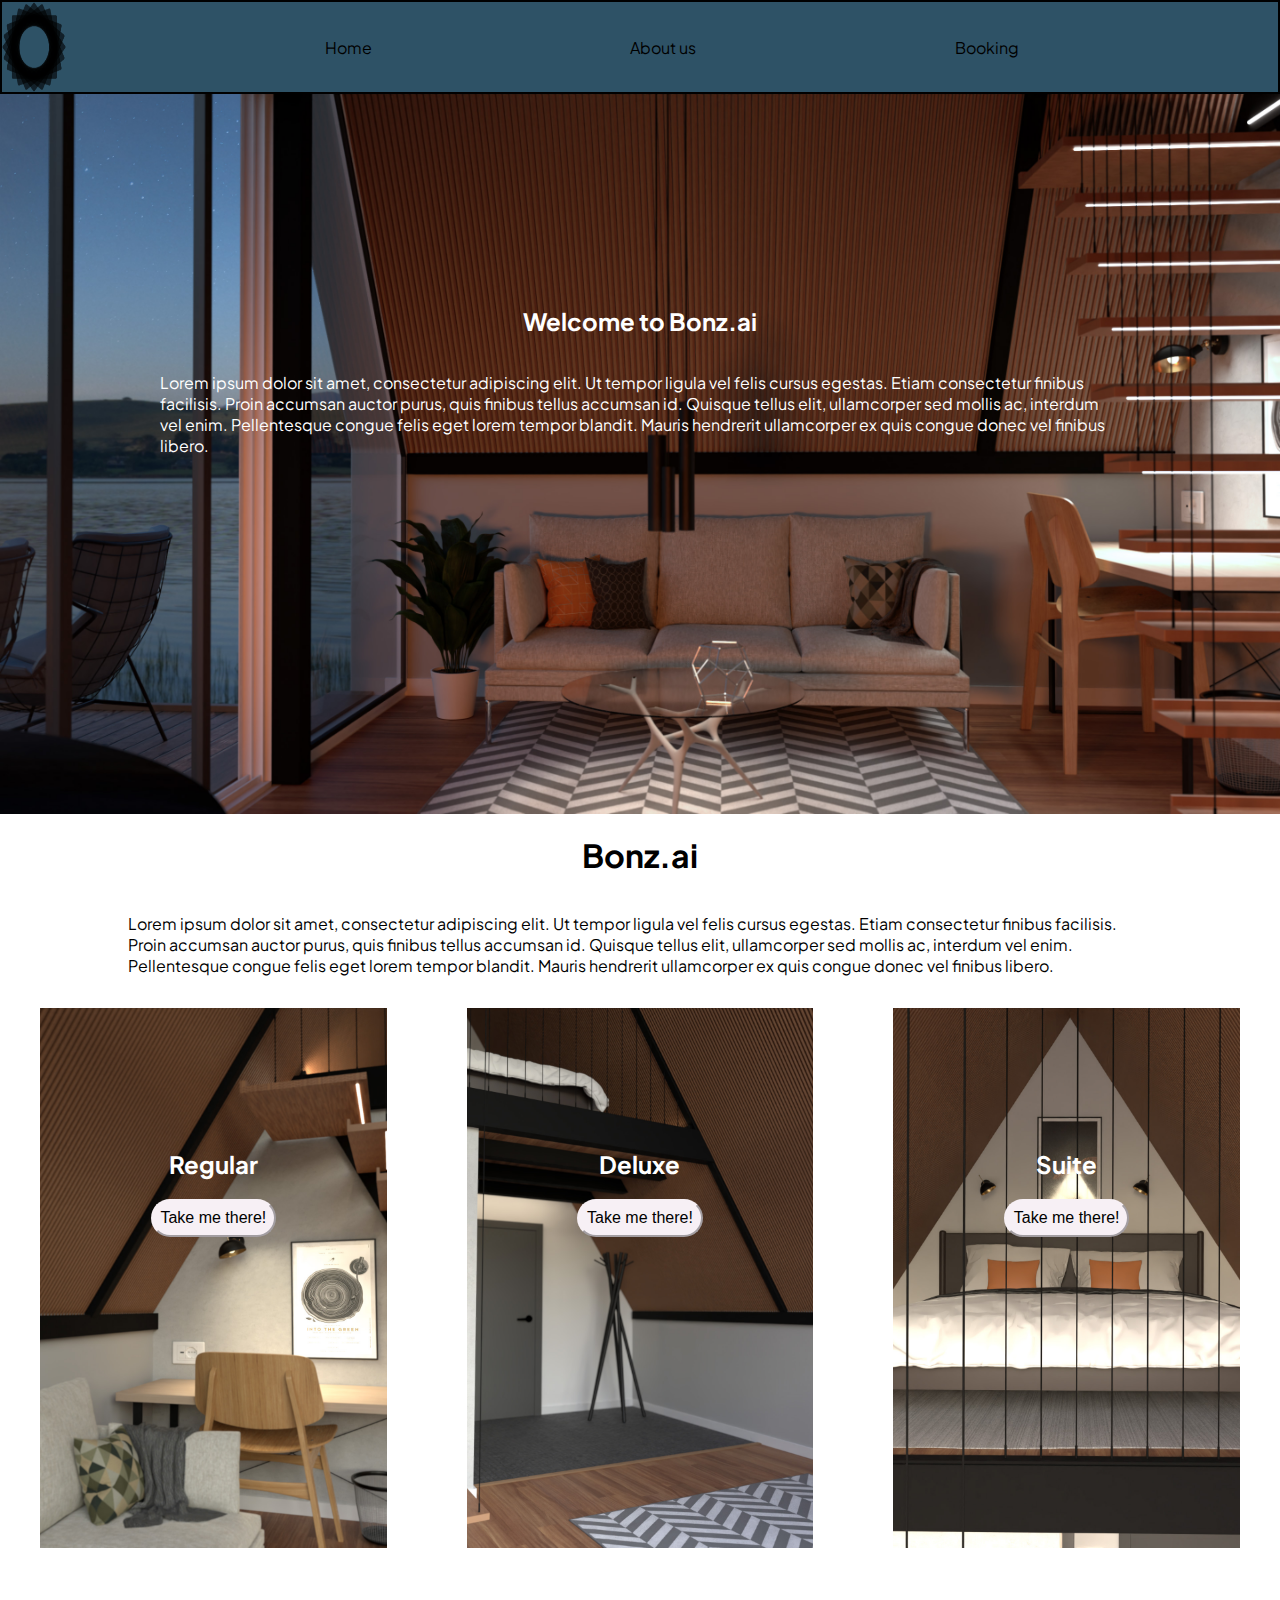
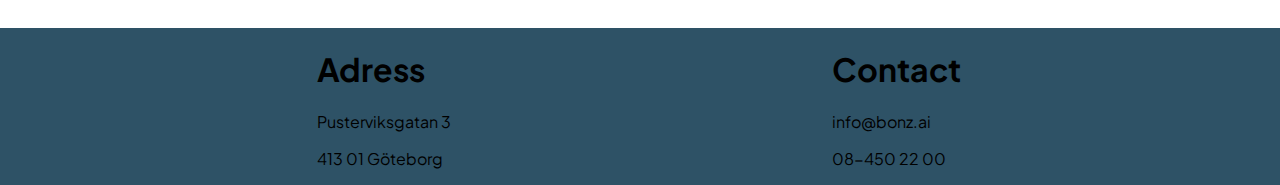
<file: index.html>
<!DOCTYPE html>
<html lang="en">
  <head>
    <meta charset="UTF-8" />
    <meta name="viewport" content="width=device-width, initial-scale=1.0" />
    <title>Document</title>
    <link rel="stylesheet" href="css/style.css" />
    <link rel="preconnect" href="https://fonts.googleapis.com" />
    <link rel="preconnect" href="https://fonts.gstatic.com" crossorigin />
    <link
      href="https://fonts.googleapis.com/css2?family=Plus+Jakarta+Sans:wght@300&display=swap"
      rel="stylesheet"
    />
  </head>
  <body>
    <div class="wrapper">
      <header>
        <section class="navigation">
          <img src="logo/bonz.ai-logo-black-symbol.png" alt="" />
          <a href="index.html">Home</a>
          <a href="about.html">About us</a>
          <a href="booking.html">Booking</a>
        </section>
      </header>
      <main>
        <section class="welcome">
          <figure>
            <article class="welcome__content">
              <h2>Welcome to Bonz.ai</h2>
              <p>
                Lorem ipsum dolor sit amet, consectetur adipiscing elit. Ut
                tempor ligula vel felis cursus egestas. Etiam consectetur
                finibus facilisis. Proin accumsan auctor purus, quis finibus
                tellus accumsan id. Quisque tellus elit, ullamcorper sed mollis
                ac, interdum vel enim. Pellentesque congue felis eget lorem
                tempor blandit. Mauris hendrerit ullamcorper ex quis congue
                donec vel finibus libero.
              </p>
            </article>
          </figure>
        </section>
        <section class="information">
          <h1>Bonz.ai</h1>
          <p>
            Lorem ipsum dolor sit amet, consectetur adipiscing elit. Ut tempor
            ligula vel felis cursus egestas. Etiam consectetur finibus
            facilisis. Proin accumsan auctor purus, quis finibus tellus accumsan
            id. Quisque tellus elit, ullamcorper sed mollis ac, interdum vel
            enim. Pellentesque congue felis eget lorem tempor blandit. Mauris
            hendrerit ullamcorper ex quis congue donec vel finibus libero.
          </p>
        </section>
        <section class="hotel-rooms">
          <figure class="hotel-rooms__regular">
            <article>
              <h2>Regular</h2>
              <button>Take me there!</button>
            </article>
          </figure>
          <figure class="hotel-rooms__deluxe">
            <article>
              <h2>Deluxe</h2>
              <button>Take me there!</button>
            </article>
          </figure>
          <figure class="hotel-rooms__suite">
            <article>
              <h2>Suite</h2>
              <button>Take me there!</button>
            </article>
          </figure>
        </section>
      </main>
      <footer>
        <section class="footer">
          <article>
            <h1>Adress</h1>
            <p>Pusterviksgatan 3</p>
            <p>413 01 Göteborg</p>
          </article>
          <article>
            <h1>Contact</h1>
            <p>info@bonz.ai</p>
            <p>08-450 22 00</p>
          </article>
        </section>
      </footer>
    </div>
  </body>
</html>
</file>
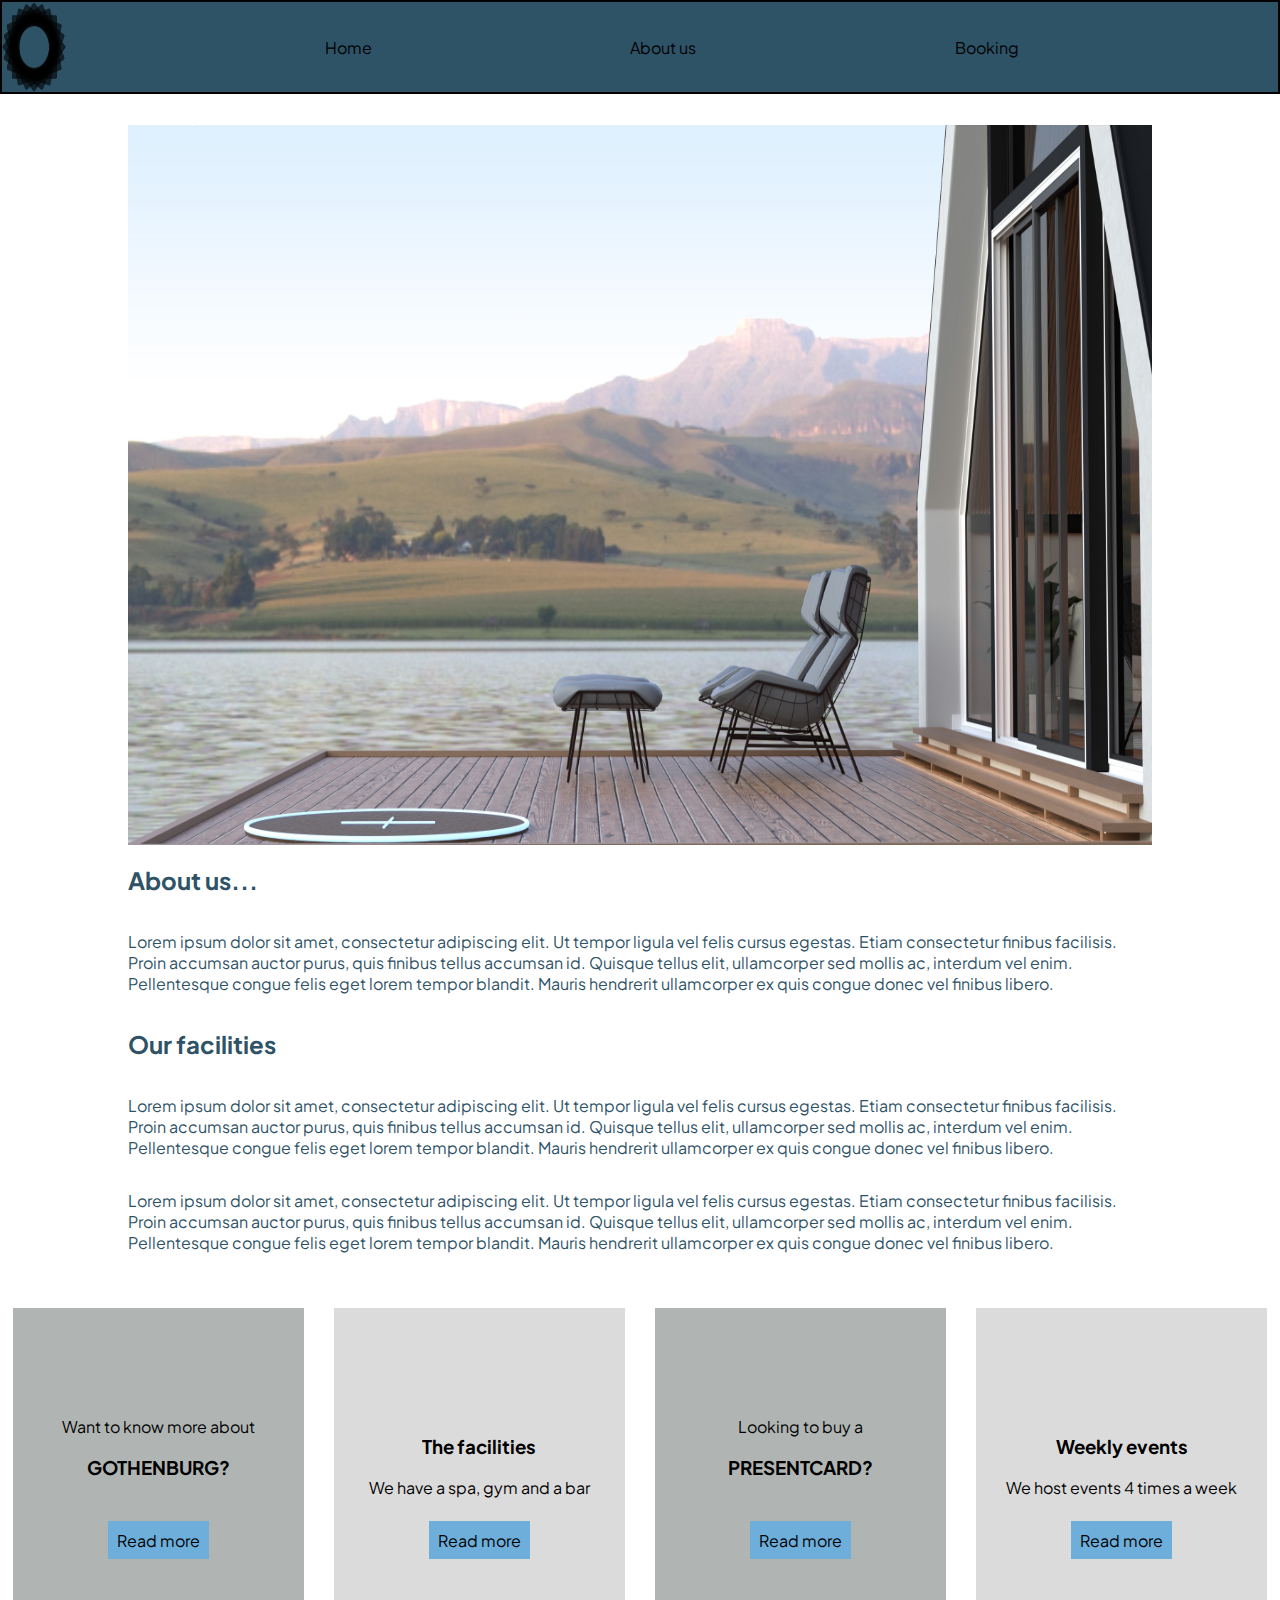
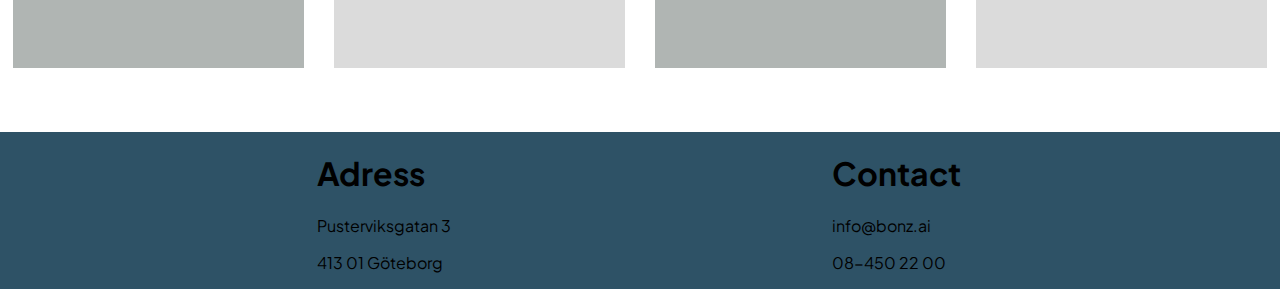
<file: about.html>
<!DOCTYPE html>
<html lang="en">
  <head>
    <meta charset="UTF-8" />
    <meta name="viewport" content="width=device-width, initial-scale=1.0" />
    <title>Document</title>
    <link rel="stylesheet" href="css/style.css" />
    <link rel="preconnect" href="https://fonts.googleapis.com" />
    <link rel="preconnect" href="https://fonts.gstatic.com" crossorigin />
    <link
      href="https://fonts.googleapis.com/css2?family=Plus+Jakarta+Sans:wght@300&display=swap"
      rel="stylesheet"
    />
  </head>
  <body>
    <div class="wrapper">
      <header>
        <section class="navigation">
          <img src="logo/bonz.ai-logo-black-symbol.png" alt="" />
          <a href="index.html">Home</a>
          <a href="about.html">About us</a>
          <a href="booking.html">Booking</a>
        </section>
      </header>
      <main>
        <section class="about-bonzai">
          <article>
            <img src="photos/09-day.jpg" alt="" />
            <h2>About us...</h2>
            <p>
              Lorem ipsum dolor sit amet, consectetur adipiscing elit. Ut tempor
              ligula vel felis cursus egestas. Etiam consectetur finibus
              facilisis. Proin accumsan auctor purus, quis finibus tellus
              accumsan id. Quisque tellus elit, ullamcorper sed mollis ac,
              interdum vel enim. Pellentesque congue felis eget lorem tempor
              blandit. Mauris hendrerit ullamcorper ex quis congue donec vel
              finibus libero.
            </p>
            <h2>Our facilities</h2>
            <p>
              Lorem ipsum dolor sit amet, consectetur adipiscing elit. Ut tempor
              ligula vel felis cursus egestas. Etiam consectetur finibus
              facilisis. Proin accumsan auctor purus, quis finibus tellus
              accumsan id. Quisque tellus elit, ullamcorper sed mollis ac,
              interdum vel enim. Pellentesque congue felis eget lorem tempor
              blandit. Mauris hendrerit ullamcorper ex quis congue donec vel
              finibus libero.
            </p>
            <p>
              Lorem ipsum dolor sit amet, consectetur adipiscing elit. Ut tempor
              ligula vel felis cursus egestas. Etiam consectetur finibus
              facilisis. Proin accumsan auctor purus, quis finibus tellus
              accumsan id. Quisque tellus elit, ullamcorper sed mollis ac,
              interdum vel enim. Pellentesque congue felis eget lorem tempor
              blandit. Mauris hendrerit ullamcorper ex quis congue donec vel
              finibus libero.
            </p>
          </article>
        </section>
        <section class="about-grid">
          <article class="about-grid__city">
            <p>Want to know more about</p>
            <h3>GOTHENBURG?</h3>
            <a href="">Read more</a>
          </article>
          <article class="about-grid__facilities">
            <h3>The facilities</h3>
            <p>We have a spa, gym and a bar</p>
            <a href="">Read more</a>
          </article>
          <article class="about-grid__present">
            <p>Looking to buy a</p>
            <h3>PRESENTCARD?</h3>
            <a href="">Read more</a>
          </article>
          <article class="about-grid__events">
            <h3>Weekly events</h3>
            <p>We host events 4 times a week</p>
            <a href="">Read more</a>
          </article>
        </section>
      </main>
      <footer>
        <section class="footer">
          <article>
            <h1>Adress</h1>
            <p>Pusterviksgatan 3</p>
            <p>413 01 Göteborg</p>
          </article>
          <article>
            <h1>Contact</h1>
            <p>info@bonz.ai</p>
            <p>08-450 22 00</p>
          </article>
        </section>
      </footer>
    </div>
  </body>
</html>
</file>
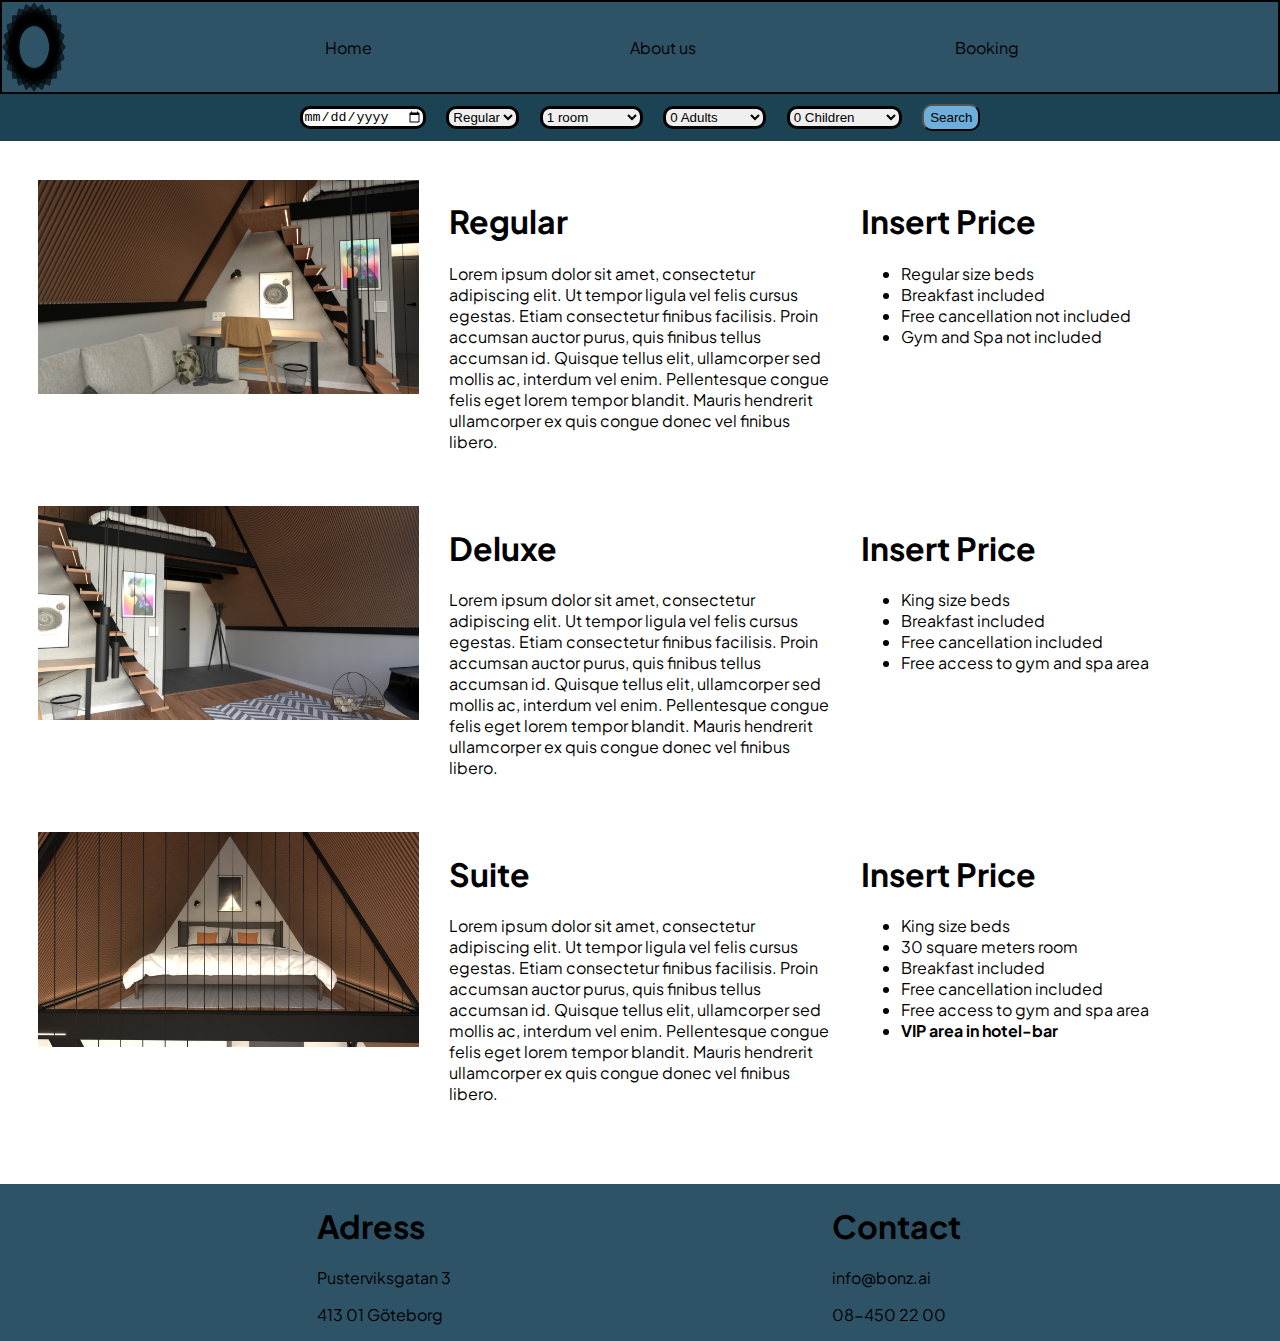
<file: booking.html>
<!DOCTYPE html>
<html lang="en">
  <head>
    <meta charset="UTF-8" />
    <meta name="viewport" content="width=device-width, initial-scale=1.0" />
    <title>Document</title>
    <link rel="stylesheet" href="css/style.css" />
    <link rel="preconnect" href="https://fonts.googleapis.com" />
    <link rel="preconnect" href="https://fonts.gstatic.com" crossorigin />
    <link
      href="https://fonts.googleapis.com/css2?family=Plus+Jakarta+Sans:wght@300&display=swap"
      rel="stylesheet"
    />
  </head>
  <body>
    <div class="wrapper">
      <header>
        <section class="navigation">
          <img src="logo/bonz.ai-logo-black-symbol.png" alt="" />
          <a href="index.html">Home</a>
          <a href="about.html">About us</a>
          <a href="booking.html">Booking</a>
        </section>
      </header>

      <main>
        <section class="search-bar">
          <article>
            <input class="search-bar__option" type="date" name="" id="" />
            <select class="search-bar__option" name="" id="">
              <option value="Regular">Regular</option>
              <option value="Deluxe">Deluxe</option>
              <option value="Suite">Suite</option>
            </select>
            <select class="search-bar__option" name="" id="">
              <option value="1-room">1 room</option>
              <option value="2-room">2 rooms</option>
              <option value="3-plus">3 rooms plus</option>
            </select>
            <select class="search-bar__option" name="search-bar-option" id="">
              <option value="">0 Adults</option>
              <option value="">1 Adult</option>
              <option value="">2 Adults</option>
              <option value="">3 Adults plus</option>
            </select>
            <select class="search-bar__option" name="" id="">
              <option value="">0 Children</option>
              <option value="">1 Children</option>
              <option value="">2 Children</option>
              <option value="">3 Children plus</option>
            </select>
            <input class="search-bar__button" type="submit" value="Search" />
          </article>
        </section>

        <section class="rooms">
          <article class="rooms__image">
            <img src="photos/01-day.jpg" alt="" />
          </article>
          <article class="rooms__description">
            <h1>Regular</h1>
            <p>
              Lorem ipsum dolor sit amet, consectetur adipiscing elit. Ut tempor
              ligula vel felis cursus egestas. Etiam consectetur finibus
              facilisis. Proin accumsan auctor purus, quis finibus tellus
              accumsan id. Quisque tellus elit, ullamcorper sed mollis ac,
              interdum vel enim. Pellentesque congue felis eget lorem tempor
              blandit. Mauris hendrerit ullamcorper ex quis congue donec vel
              finibus libero.
            </p>
          </article>
          <article class="rooms__price">
            <h1>Insert Price</h1>
            <ul class="rooms__benefits">
              <li>Regular size beds</li>
              <li>Breakfast included</li>
              <li>Free cancellation not included</li>
              <li>Gym and Spa not included</li>
            </ul>
          </article>
        </section>
        <section class="rooms">
          <article class="rooms__image">
            <img src="photos/06-day.jpg" alt="" />
          </article>
          <article class="rooms__description">
            <h1>Deluxe</h1>
            <p>
              Lorem ipsum dolor sit amet, consectetur adipiscing elit. Ut tempor
              ligula vel felis cursus egestas. Etiam consectetur finibus
              facilisis. Proin accumsan auctor purus, quis finibus tellus
              accumsan id. Quisque tellus elit, ullamcorper sed mollis ac,
              interdum vel enim. Pellentesque congue felis eget lorem tempor
              blandit. Mauris hendrerit ullamcorper ex quis congue donec vel
              finibus libero.
            </p>
          </article>
          <article class="rooms__price">
            <h1>Insert Price</h1>
            <ul class="rooms__benefits">
              <li>King size beds</li>
              <li>Breakfast included</li>
              <li>Free cancellation included</li>
              <li>Free access to gym and spa area</li>
            </ul>
          </article>
        </section>
        <section class="rooms">
          <article class="rooms__image">
            <img src="photos/04-day.jpg" alt="" />
          </article>
          <article class="rooms__description">
            <h1>Suite</h1>
            <p>
              Lorem ipsum dolor sit amet, consectetur adipiscing elit. Ut tempor
              ligula vel felis cursus egestas. Etiam consectetur finibus
              facilisis. Proin accumsan auctor purus, quis finibus tellus
              accumsan id. Quisque tellus elit, ullamcorper sed mollis ac,
              interdum vel enim. Pellentesque congue felis eget lorem tempor
              blandit. Mauris hendrerit ullamcorper ex quis congue donec vel
              finibus libero.
            </p>
          </article>
          <article class="rooms__price">
            <h1>Insert Price</h1>
            <ul class="rooms__benefits">
              <li>King size beds</li>
              <li>30 square meters room</li>
              <li>Breakfast included</li>
              <li>Free cancellation included</li>
              <li>Free access to gym and spa area</li>
              <li><b>VIP area in hotel-bar</b></li>
            </ul>
          </article>
        </section>
      </main>

      <footer>
        <section class="footer">
          <article>
            <h1>Adress</h1>
            <p>Pusterviksgatan 3</p>
            <p>413 01 Göteborg</p>
          </article>
          <article>
            <h1>Contact</h1>
            <p>info@bonz.ai</p>
            <p>08-450 22 00</p>
          </article>
        </section>
      </footer>
    </div>
  </body>
</html>
</file>
<file: css/style.css>
body {
  margin: 0;
  font-family: "Plus Jakarta Sans", sans-serif;
  scroll-behavior: smooth;
}

.navigation img {
  width: 5%;
  height: 10vh;
  margin-right: auto;
}

.navigation {
  display: flex;
  background-color: #2e5266;
  justify-content: center;
  align-items: center;
  justify-content: space-evenly;
  border: black solid 2px;
}

.navigation a {
  margin-right: auto;
  text-decoration: none;
  color: black;
}

footer {
  background-color: #2e5266;
}

.footer {
  display: grid;
  grid-template-columns: repeat(2, 1fr);
  margin-left: 10%;
  margin-right: 10%;
  margin-top: 5%;
}

.footer article {
  margin-left: auto;
  margin-right: auto;
}

/* index.html */

.welcome figure {
  background-image: url("../photos/05-night.jpg");
  background-position: center center;
  background-size: cover;
  height: 80vh;
  margin: 0;
}

.welcome article {
  display: flex;
  flex-direction: column;
  padding-top: 15%;
  margin-left: auto;
  margin-right: auto;
  align-items: center;
  color: #ffffff;
  width: 75%;
}

.information {
  display: flex;
  flex-direction: column;
  align-items: center;
  margin-left: auto;
  margin-right: auto;
  margin-top: 0;
  width: 80%;
}

.hotel-rooms {
  display: grid;
  grid-template-columns: repeat(3, 1fr);
}

.hotel-rooms article {
  display: flex;
  flex-direction: column;
  padding-top: 35%;
  margin-left: auto;
  margin-right: auto;
  align-items: center;
  color: #ffffff;
  width: 75%;
}

.hotel-rooms button {
  border-radius: 20px;
  padding: 3%;
  border-color: #f7f0f5;
  background-color: #f7f0f5;
  font-size: 1rem;
}

.hotel-rooms__regular,
.hotel-rooms__deluxe,
.hotel-rooms__suite {
  background-position: center;
  background-size: cover;
  background-repeat: no-repeat;
  height: 60vh;
}

.hotel-rooms__regular {
  background-image: url("../photos/01-day.jpg");
}

.hotel-rooms__deluxe {
  background-image: url("../photos/06-day.jpg");
}

.hotel-rooms__suite {
  background-image: url("../photos/04-day.jpg");
}

/* About.html */

.about-bonzai img {
  width: 100%;
  height: 80vh;
  margin-top: 3%;
}

.about-bonzai article {
  color: #2e5266;
  display: flex;
  flex-direction: column;
  width: 80%;
  margin-left: auto;
  margin-right: auto;
}

.about-grid {
  display: grid;
  grid-template-columns: repeat(4, 1fr);
  height: 40vh;
  grid-gap: 30px;
  margin-top: 3%;
  margin-left: 1%;
  margin-right: 1%;
}

.about-grid a {
  text-decoration: none;
  background-color: #6daedb;
  padding: 3%;
  margin-top: 8%;
  color: black;
}

.about-grid p {
  margin: 0;
}

.about-grid__city,
.about-grid__facilities,
.about-grid__present,
.about-grid__events {
  display: flex;
  align-items: center;
  justify-content: center;
  flex-direction: column;
}

.about-grid__city,
.about-grid__present {
  background-color: #b0b5b3;
}

.about-grid__facilities,
.about-grid__events {
  background-color: #dbdbdb;
}

/* Booking.html */

.search-bar {
  background-color: #1b4353;
  width: 100%;
}

.search-bar article {
  display: flex;
  align-items: center;
  justify-content: center;
  flex-wrap: wrap;
  margin-left: 10%;
  margin-right: 10%;
}

.search-bar__option {
  border: 3px solid black;
  border-radius: 10px;
  margin: 1%;
}

.search-bar__button {
  height: 3vh;
  background-color: #6daedb;
  border-radius: 10px;
  margin: 1%;
}

.rooms {
  display: grid;
  grid-template-columns: repeat(3, 1fr);
  margin: 3%;
  grid-gap: 30px;
}

.rooms img {
  width: 100%;
}

@media screen and (max-width: 1000px) {
  .navigation img {
    width: 15%;
    height: 8vh;
  }

  .welcome article {
    padding-top: 0;
    font-size: 18px;
    align-items: flex-start;
  }

  .hotel-rooms {
    grid-template-columns: repeat(1, 1fr);
  }

  .about-bonzai img {
    height: 30vh;
  }

  .about-grid {
    grid-template-columns: repeat(1, 1fr);
    width: 80%;
    height: auto;
    margin-left: auto;
    margin-right: auto;
  }

  .search-bar__option,
  .search-bar__button {
    height: auto;
  }

  .rooms {
    grid-template-columns: repeat(1, 1fr);
    grid-gap: 0;
  }

  .about-grid h3,
  .about-grid p,
  .about-grid a {
    margin: 3%;
    font-size: 18px;
  }

  .footer {
    font-size: 14px;
  }
}
</file>
